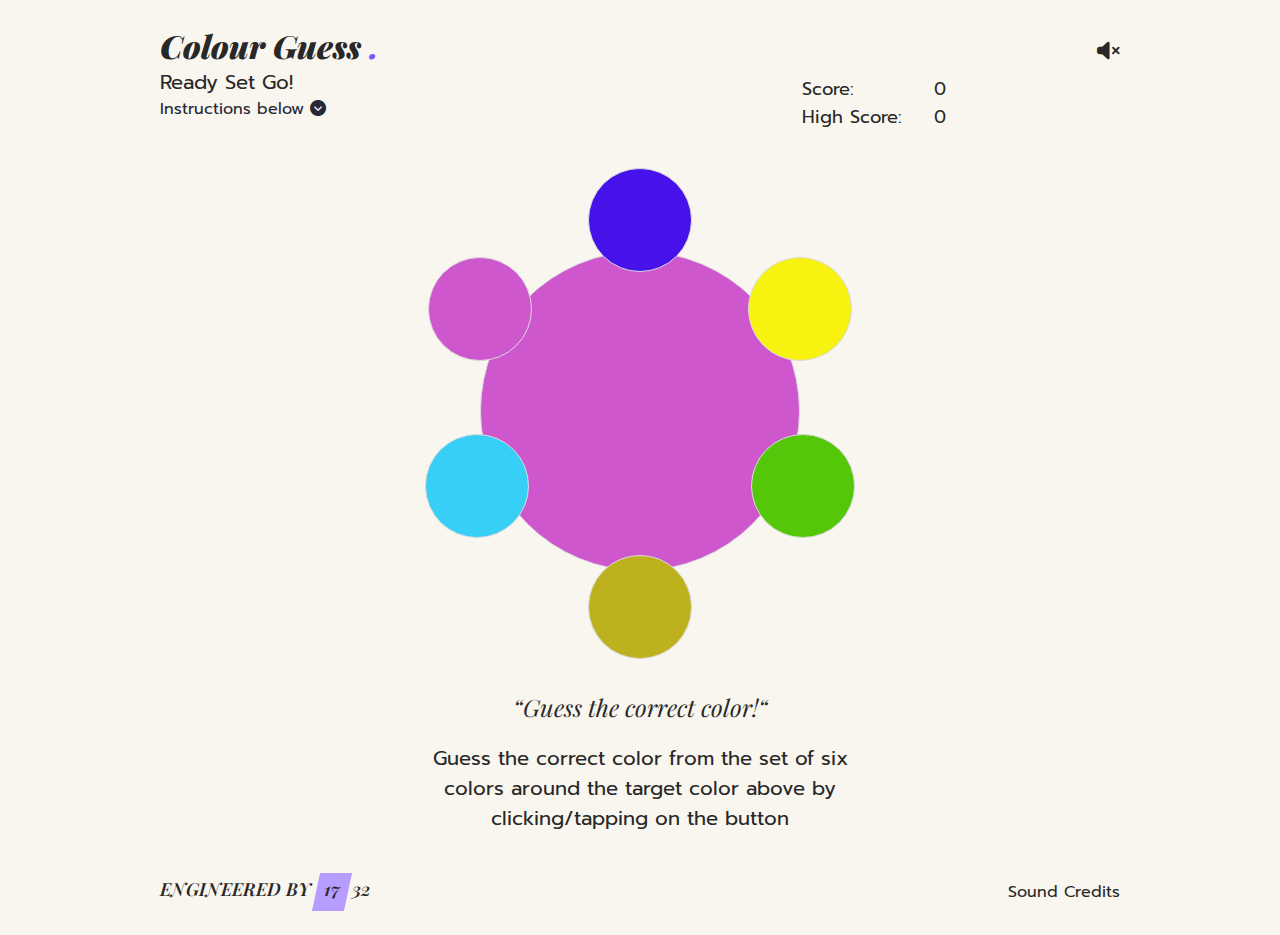
<file: index.html>
<!DOCTYPE html>
<html lang="en">
  <head>
    <meta charset="UTF-8" />
    <meta name="viewport" content="width=device-width, initial-scale=1.0" />
    <!-- OPEN GRAPH PROTOCOL -->
    <meta property="og:title" content="Colour Guess" />
    <meta property="og:type" content="website" />
    <meta
      property="og:url"
      content="https://1732-hng-12-stage-1.netlify.app/"
    />
    <meta
      property="og:description"
      content="Colour Guess — Colour Guessing Game"
    />
    <meta
      property="og:image"
      content="./favicon_io/android-chrome-512x512.png"
    />
    <!-- LINK FAVICON ICON -->
    <link
      rel="icon"
      type="image/png"
      sizes="512x512"
      href="./favicon_io/android-chrome-512x512.png"
    />
    <link
      rel="icon"
      type="image/png"
      sizes="192x192"
      href="./favicon_io/android-chrome-192x192.png"
    />
    <link
      rel="apple-touch-icon"
      sizes="180x180"
      href="./favicon_io/apple-touch-icon.png"
    />
    <link
      rel="icon"
      type="image/png"
      sizes="32x32"
      href="./favicon_io/favicon-32x32.png"
    />
    <link
      rel="icon"
      type="image/png"
      sizes="16x16"
      href="./favicon_io/favicon-16x16.png"
    />
    <link rel="manifest" href="./favicon_io/site.webmanifest" />
    <!-- TITLE -->
    <title>Color Guess | HNG 12 Stage 1</title>
    <!-- LINK TO CSS -->
    <link rel="stylesheet" href="style.css" />
    <!-- LINK TO FONT AWESOME ICONS -->
    <link
      rel="stylesheet"
      href="https://cdnjs.cloudflare.com/ajax/libs/font-awesome/6.7.2/css/all.min.css"
      integrity="sha512-Evv84Mr4kqVGRNSgIGL/F/aIDqQb7xQ2vcrdIwxfjThSH8CSR7PBEakCr51Ck+w+/U6swU2Im1vVX0SVk9ABhg=="
      crossorigin="anonymous"
      referrerpolicy="no-referrer"
    />
  </head>
  <body class="layout">
    <header>
      <h1 class="title">
        <em>Colour Guess <span class="title__dot">.</span></em>
      </h1>

      <button style="margin-top: 0.75rem; cursor: pointer">
        <i class="fa-solid fa-lg" data-guess="background"></i>
      </button>
    </header>

    <main>
      <section class="game__details">
        <div>
          <p class="game__status" data-testid="gameStatus">Ready Set Go!</p>
          <p class="game__direction">
            <a href="#instructions">
              Instructions below <i class="fa-solid fa-circle-chevron-down"></i>
            </a>
          </p>
        </div>

        <div class="game__scores">
          <div>
            <p>Score: <span data-testid="score">0</span></p>
            <p>High Score: <span class="game__highscore">0</span></p>
          </div>
          <button data-testid="newGameButton">New Game</button>
        </div>
      </section>

      <section class="game__display">
        <!-- APPEND COLOR OPTION BUTTON WITH JAVASCRIPT -->
        <div class="game__options-container"></div>

        <div data-testid="colorBox"></div>
      </section>

      <section id="instructions" class="game__instructions">
        <h2>
          <em data-testid="gameInstructions">“Guess the correct color!“</em>
        </h2>
        <p>
          Guess the correct color from the set of six colors around the target
          color above by clicking/tapping on the button
        </p>
      </section>
    </main>

    <footer class="footer">
      <p class="footer__text">
        Engineered by
        <a
          href="https://1732-portfolio.netlify.app/"
          target="_blank"
          class="footer__stamp"
        >
          <span>17</span>32
        </a>
      </p>

      <p>
        <a href="/credit.html">Sound Credits</a>
      </p>
    </footer>
    <script type="module" src="./script.js"></script>
    <script type="module" src="./sound.js"></script>
  </body>
</html>
</file>
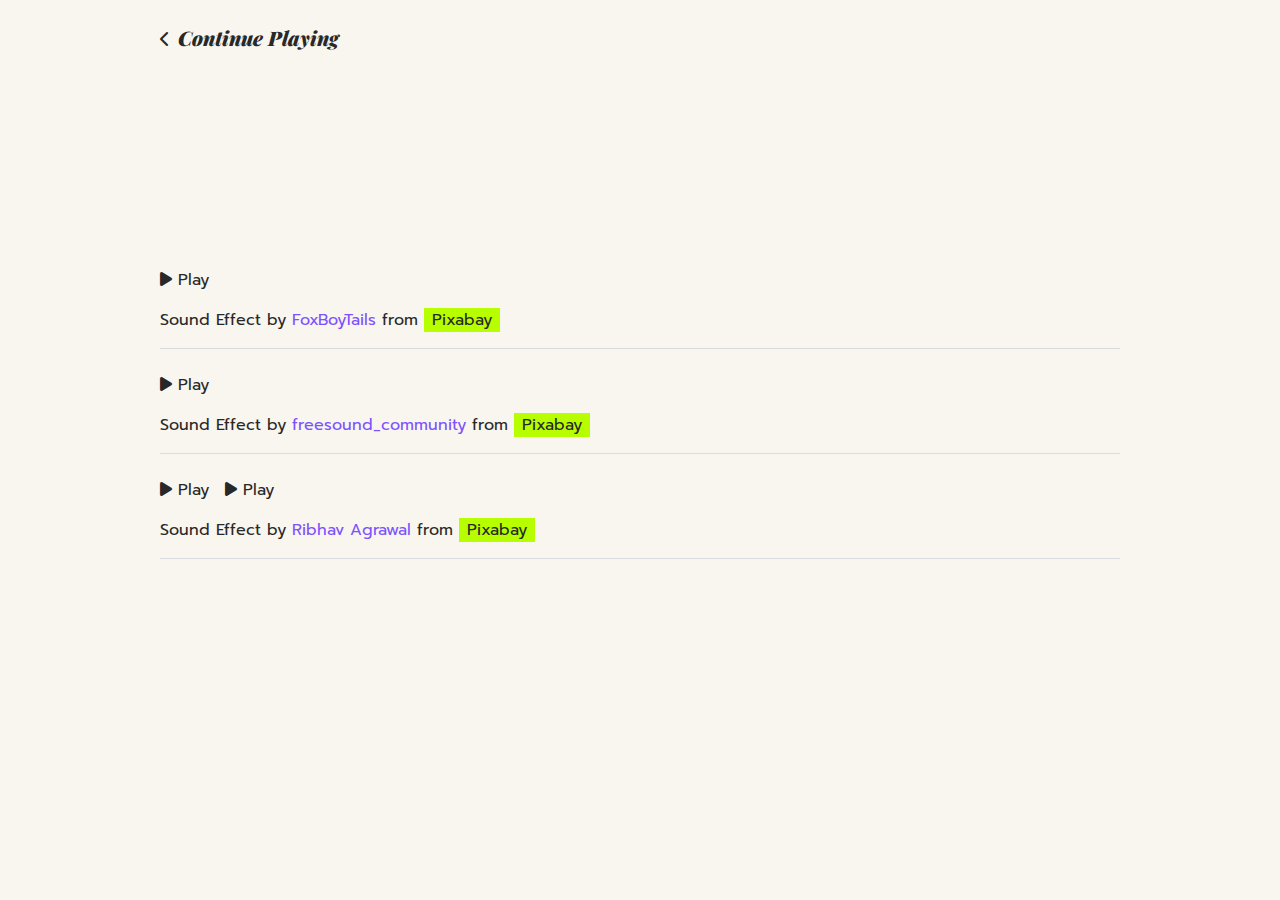
<file: credit.html>
<!DOCTYPE html>
<html lang="en">
  <head>
    <meta charset="UTF-8" />
    <meta name="viewport" content="width=device-width, initial-scale=1.0" />
    <!-- OPEN GRAPH PROTOCOL -->
    <meta property="og:title" content="Colour Guess" />
    <meta property="og:type" content="website" />
    <meta
      property="og:url"
      content="https://1732-hng-12-stage-1.netlify.app/"
    />
    <meta
      property="og:description"
      content="Colour Guess — Colour Guessing Game"
    />
    <meta
      property="og:image"
      content="./favicon_io/android-chrome-512x512.png"
    />
    <!-- LINK FAVICON ICON -->
    <link
      rel="icon"
      type="image/png"
      sizes="512x512"
      href="./favicon_io/android-chrome-512x512.png"
    />
    <link
      rel="icon"
      type="image/png"
      sizes="192x192"
      href="./favicon_io/android-chrome-192x192.png"
    />
    <link
      rel="apple-touch-icon"
      sizes="180x180"
      href="./favicon_io/apple-touch-icon.png"
    />
    <link
      rel="icon"
      type="image/png"
      sizes="32x32"
      href="./favicon_io/favicon-32x32.png"
    />
    <link
      rel="icon"
      type="image/png"
      sizes="16x16"
      href="./favicon_io/favicon-16x16.png"
    />
    <link rel="manifest" href="./favicon_io/site.webmanifest" />
    <!-- TITLE -->
    <title>Color Guess | Credit</title>
    <!-- LINK TO CSS -->
    <link rel="stylesheet" href="style.css" />
    <!-- LINK TO FONT AWESOME ICONS -->
    <link
      rel="stylesheet"
      href="https://cdnjs.cloudflare.com/ajax/libs/font-awesome/6.7.2/css/all.min.css"
      integrity="sha512-Evv84Mr4kqVGRNSgIGL/F/aIDqQb7xQ2vcrdIwxfjThSH8CSR7PBEakCr51Ck+w+/U6swU2Im1vVX0SVk9ABhg=="
      crossorigin="anonymous"
      referrerpolicy="no-referrer"
    />
  </head>
  <body>
    <header class="layout" style="justify-content: center">
      <a
        href="/index.html"
        style="
          font-family: var(--heading-font);
          font-weight: 900;
          display: flex;
          align-items: center;
          gap: 0.5rem;
        "
      >
        <i class="fa-solid fa-chevron-left" style="margin-top: 0.125rem"></i>
        <i style="font-size: 1.25rem">Continue Playing</i>
      </a>
    </header>

    <main class="layout" style="place-content: center">
      <!-- CORRECT GUESS SOUND -->
      <div class="credit">
        <button data-file="game-start">
          <i class="fa-solid fa-play"></i>
          Play
        </button>
        <p>
          Sound Effect by
          <a
            class="credit--author"
            href="https://pixabay.com/users/foxboytails-49447089/?utm_source=link-attribution&utm_medium=referral&utm_campaign=music&utm_content=317318"
            >FoxBoyTails</a
          >
          from
          <a
            class="credit--source"
            href="https://pixabay.com/sound-effects//?utm_source=link-attribution&utm_medium=referral&utm_campaign=music&utm_content=317318"
            >Pixabay</a
          >
        </p>
      </div>

      <!-- BACKGROUND MUSIC -->
      <div class="credit">
        <button data-file="ethereal-ambient-music">
          <i class="fa-solid fa-play"></i>
          Play
        </button>
        <p>
          Sound Effect by
          <a
            class="credit--author"
            href="https://pixabay.com/users/freesound_community-46691455/?utm_source=link-attribution&utm_medium=referral&utm_campaign=music&utm_content=55115"
            >freesound_community</a
          >
          from
          <a
            class="credit--source"
            href="https://pixabay.com//?utm_source=link-attribution&utm_medium=referral&utm_campaign=music&utm_content=55115"
            >Pixabay</a
          >
        </p>
      </div>

      <!-- NEW GAME & CORRECT GUESS SOUND -->
      <div class="credit">
        <div style="display: flex; gap: 1rem">
          <button data-file="energy-drink-effect">
            <i class="fa-solid fa-play"></i>
            Play
          </button>
          <button data-file="coin-recieved">
            <i class="fa-solid fa-play"></i>
            Play
          </button>
        </div>
        <p>
          Sound Effect by
          <a
            class="credit--author"
            href="https://pixabay.com/users/ribhavagrawal-39286533/?utm_source=link-attribution&utm_medium=referral&utm_campaign=music&utm_content=230517"
            >Ribhav Agrawal</a
          >
          from
          <a
            class="credit--source"
            href="https://pixabay.com//?utm_source=link-attribution&utm_medium=referral&utm_campaign=music&utm_content=230517"
            >Pixabay</a
          >
        </p>
      </div>

      <!-- <button data-guess="correct">
        <i class="fa-solid fa-play"></i>
        Play Correct Guess
      </button>

      <button data-guess="wrong">
        <i class="fa-solid fa-play"></i>
        Play Wrong Guess
      </button>

      <button data-guess="new-game">
        <i class="fa-solid fa-play"></i>
        Play New Game
      </button> -->
    </main>

    <script type="module" src="./sound.js"></script>
  </body>
</html>
</file>
<file: style.css>
@import url("https://fonts.googleapis.com/css2?family=Playfair+Display:ital,wght@0,400..900;1,400..900&family=Prompt:ital,wght@0,100;0,200;0,300;0,400;0,500;0,600;0,700;0,800;0,900;1,100;1,200;1,300;1,400;1,500;1,600;1,700;1,800;1,900&display=swap");

*,
*::before,
*::after {
  box-sizing: border-box;
}

* {
  margin: 0;
  padding: 0;
}

:root {
  --foreground: #282828;
  --background: #f9f6ef;
  --shade: #dadbdf;
  --dark: #252736;

  --primary-500: #b69dff;
  --primary-600: #9b7aff;
  --primary-700: #7d52ff;

  --secondary-500: #d6ff70;
  --secondary-600: #c8ff3c;
  --secondary-700: #b7ff00;

  --shadow: 0 1px 2px 0 rgba(0, 0, 0, 0.05);

  --fs-xs: 0.75rem;
  --fs-sm: 0.875rem;
  --fs-base: 1rem;
  --fs-md: 1.125rem;
  --fs-lg: 1.25rem;
  --fs-xl: 1.5rem;
  --fs-2xl: 1.875rem;
  --fs-3xl: 2rem;
  --fs-4xl: 2.25rem;
  --fs-5xl: 2.5rem;
  --fs-6xl: 3rem;

  --heading-font: "Playfair Display", serif;
  --body-font: "Prompt", serif;
}

::selection {
  color: white;
  background: var(--primary-700);
}

::-webkit-scrollbar {
  width: 7px;
  height: 7px;
}
::-webkit-scrollbar-thumb {
  background-color: var(--primary-700);
}
::-webkit-scrollbar-thumb {
  border-radius: 100vw;
}

html {
  color: var(--foreground);
  background-color: var(--background);
}

body {
  font-family: var(--body-font);
  font-weight: 400;
  min-height: 100svh;
  padding-block: 1.5rem;
  scroll-behavior: smooth;
}

h1,
h2,
h3,
h4,
h5,
h6 {
  font-weight: 300;
}

a,
a:active,
a:visited {
  color: inherit;
  text-decoration: none;
  width: fit-content;
}

button {
  all: unset;
  cursor: pointer;
}
button:active {
  scale: 0.98;
}

/* ROUNDED BORDER RADIUS */
.game__display,
[data-testid="colorBox"],
[data-testid="colorOption"] {
  border-radius: 50%;
}

/* MARGIN BOTTOM */
.game__details,
.game__instructions {
  margin-bottom: auto;
}

/* SQUARE ASPECT RATIO */
[data-testid="colorBox"],
[data-testid="colorOption"] {
  aspect-ratio: 1/1;
}

/* DISPLAY FLEX */
header,
main,
.game__details,
.game__scores,
.game__scores p,
footer {
  display: flex;
}

.title {
  font-family: var(--heading-font);
  font-weight: 900;
}
.title__dot {
  color: var(--primary-700);
}

header {
  justify-content: space-between;
  align-items: center;
  gap: 1rem;
}

main {
  min-height: calc(100svh - 8.5rem);
  padding-bottom: 2.5rem;

  flex-direction: column;
  justify-content: center;
  align-items: center;
  gap: 1.5rem;
}

.game__display {
  position: relative;
  padding: 4.5rem;
  /* border: 1px solid var(--primary-500); */
}

.game__options-container {
  position: absolute;
  inset: 0;
}

[data-testid="colorBox"] {
  width: 14rem;
  background-color: var(--primary-500); /* DEFAULT COLOR */
  border: 1px solid var(--shade);
}
[data-testid="colorOption"] {
  position: absolute;
  top: 0.5rem;
  left: 50%;
  width: 4.5rem;
  transform: translateX(-50%);
}
[data-testid="colorOption"]:nth-child(2) {
  top: 30%;
  left: 8.5%;
  transform: translateY(-50%);
}
[data-testid="colorOption"]:nth-child(3) {
  top: 30%;
  left: auto;
  right: 8.5%;
  transform: translateY(-50%);
}
[data-testid="colorOption"]:nth-child(4) {
  top: auto;
  left: auto;
  right: 8.5%;
  bottom: 14%;
  transform: translateY(-50%);
}
[data-testid="colorOption"]:nth-child(5) {
  top: auto;
  left: 8.5%;
  bottom: 12%;
  transform: translateY(-50%);
}
[data-testid="colorOption"]:nth-child(6) {
  top: auto;
  bottom: 0.5rem;
  transform: translateX(-50%);
}
@media (min-width: 768px) {
  .game__display {
    padding: 6rem;
  }
  [data-testid="colorBox"] {
    width: 20rem;
  }
  [data-testid="colorOption"] {
    width: 6.5rem;
    top: 0.825rem;
    /* background-color: var(--secondary-500); */
  }
  [data-testid="colorOption"]:nth-child(4) {
    right: 8%;
    bottom: 15%;
  }
  [data-testid="colorOption"]:nth-child(5) {
    left: 8%;
    bottom: 15%;
  }
}

[data-testid="gameInstructions"] {
  font-family: var(--heading-font);
}

.game__details {
  width: 100%;
  flex-direction: column;
  align-items: flex-start;
  justify-content: space-between;
  gap: 1rem;
}
@media (min-width: 768px) {
  .game__details {
    flex-direction: row;
  }
}
.game__details p:has([data-testid="score"]) {
  margin-top: 0.5rem;
}

.game__scores {
  align-items: flex-end;
  gap: 1rem;
  width: 100%;
  justify-content: space-between;
}
.game__scores > div {
  width: 100%;
  max-width: 10rem;
}
.game__scores p {
  justify-content: space-between;
  gap: 2rem;
}
@media (min-width: 768px) {
  .game__scores {
    width: fit-content;
  }
  .game__scores p {
    font-size: var(--fs-md);
  }
}

.game__direction {
  color: var(--dark);
}

.game__instructions {
  max-width: 22rem;
  text-align: center;
}
.game__instructions h2 {
  margin-bottom: 1rem;
}
.game__instructions p {
  font-size: var(--fs-md);
}
@media (min-width: 768px) {
  .game__instructions {
    max-width: 30rem;
  }
  .game__instructions p {
    font-size: var(--fs-lg);
  }
}

[data-testid="newGameButton"] {
  padding: 0.825rem 2rem;
  background-color: var(--secondary-500);
  border-radius: 0.125rem;
  white-space: nowrap;
}
[data-testid="newGameButton"]:hover {
  background-color: var(--primary-500);
}
@media (min-width: 768px) {
  [data-testid="newGameButton"] {
    font-size: var(--fs-md);
  }
}
.game__start {
  opacity: 0;
  transition: all 0.3s ease-in-out;
  pointer-events: none;
}

.game__color-option__inner {
  display: block;
  width: 100%;
  height: 100%;
  border-radius: 50%;
  background-color: transparent;
  transform-origin: center;
  transition: transform 0.6s cubic-bezier(0.68, -0.55, 0.27, 1.55);
}

.game__option--hidden {
  visibility: hidden;
}

.game__option__inner {
  display: block;
  width: 100%;
  height: 100%;
  border-radius: 50%;
  transform-origin: center;
  box-shadow: var(--tw-shadow);
  border: 1px solid var(--shade);
  transition: transform 0.6s cubic-bezier(0.68, -0.55, 0.27, 1.55);
}

.game__option__inner--wrong {
  animation: bouncyScaleCentral 0.6s ease-in-out forwards;
}

@keyframes bouncyScaleCentral {
  0% {
    transform: scale(1);
    opacity: 1;
  }
  30% {
    transform: scale(0.9);
  }
  60% {
    transform: scale(0.7);
  }
  80% {
    transform: scale(0.4);
  }
  100% {
    transform: scale(0);
    opacity: 0;
  }
}

footer {
  flex-direction: column;
  justify-content: center;
  align-items: center;
  gap: 1rem;
}
@media (min-width: 768px) {
  footer {
    flex-direction: row;
    justify-content: space-between;
  }
}

.footer__text {
  font-weight: 600;
  font-size: var(--fs-md);
  font-style: italic;
  font-family: var(--heading-font);
  text-transform: uppercase;
}
.footer__stamp > span {
  display: inline-block;
  position: relative;
  padding: 0.25rem 0.5rem 0.625rem;
  margin-right: 0.25rem;
}
.footer__stamp > span::before {
  content: "";
  position: absolute;
  inset: 0;
  background-color: var(--primary-500);
  transform: skewX(-12deg);
  transform-origin: left;
  z-index: -1;
  animation: blink-bg 0.5s infinite linear 500ms;
}
@keyframes blink-bg {
  0%,
  100% {
    background-color: var(--primary-500);
  }
  50% {
    background-color: var(--secondary-700);
  }
}

.game__status,
.game__status--wrong,
.game__status--correct {
  font-size: var(--fs-lg);
}

.game__status--wrong {
  color: red;
}
.game__status--wrong-anim {
  animation: shake 0.2s;
}
.game__status--correct {
  color: green;
  animation: fadeIn 0.5s cubic-bezier(1, -0.04, 0, 1.16);
}
@keyframes fadeIn {
  from {
    opacity: 0;
  }
  to {
    opacity: 1;
  }
}
@keyframes shake {
  0%,
  100% {
    transform: translateX(0);
  }
  25% {
    transform: translateX(-5px);
  }
  75% {
    transform: translateX(5px);
  }
}

/* LAYOUT CLASS */
.layout {
  --padding-inline: 1.5rem;
  --content-max-width: 60rem;

  display: grid;
  grid-template-columns:
    minmax(var(--padding-inline), 1fr)
    [content-start]
    min(100% - (var(--padding-inline) * 2), var(--content-max-width))
    [content-end]
    minmax(var(--padding-inline), 1fr);
}
.layout > * {
  grid-column: content;
}

a.credit--author {
  color: var(--primary-700);
}
a.credit--author:hover {
  text-decoration: underline;
}

a.credit--source {
  padding-inline: 0.5rem;
  background-color: var(--secondary-700);
}
a.credit--source:hover {
  text-decoration: underline;
}

.credit {
  display: grid;
  /* grid-template-columns: 4rem 1fr; */
  align-items: start;
  gap: 1rem;
  border-bottom: 1px solid var(--shade);
  padding-bottom: 1rem;
}
</file>
